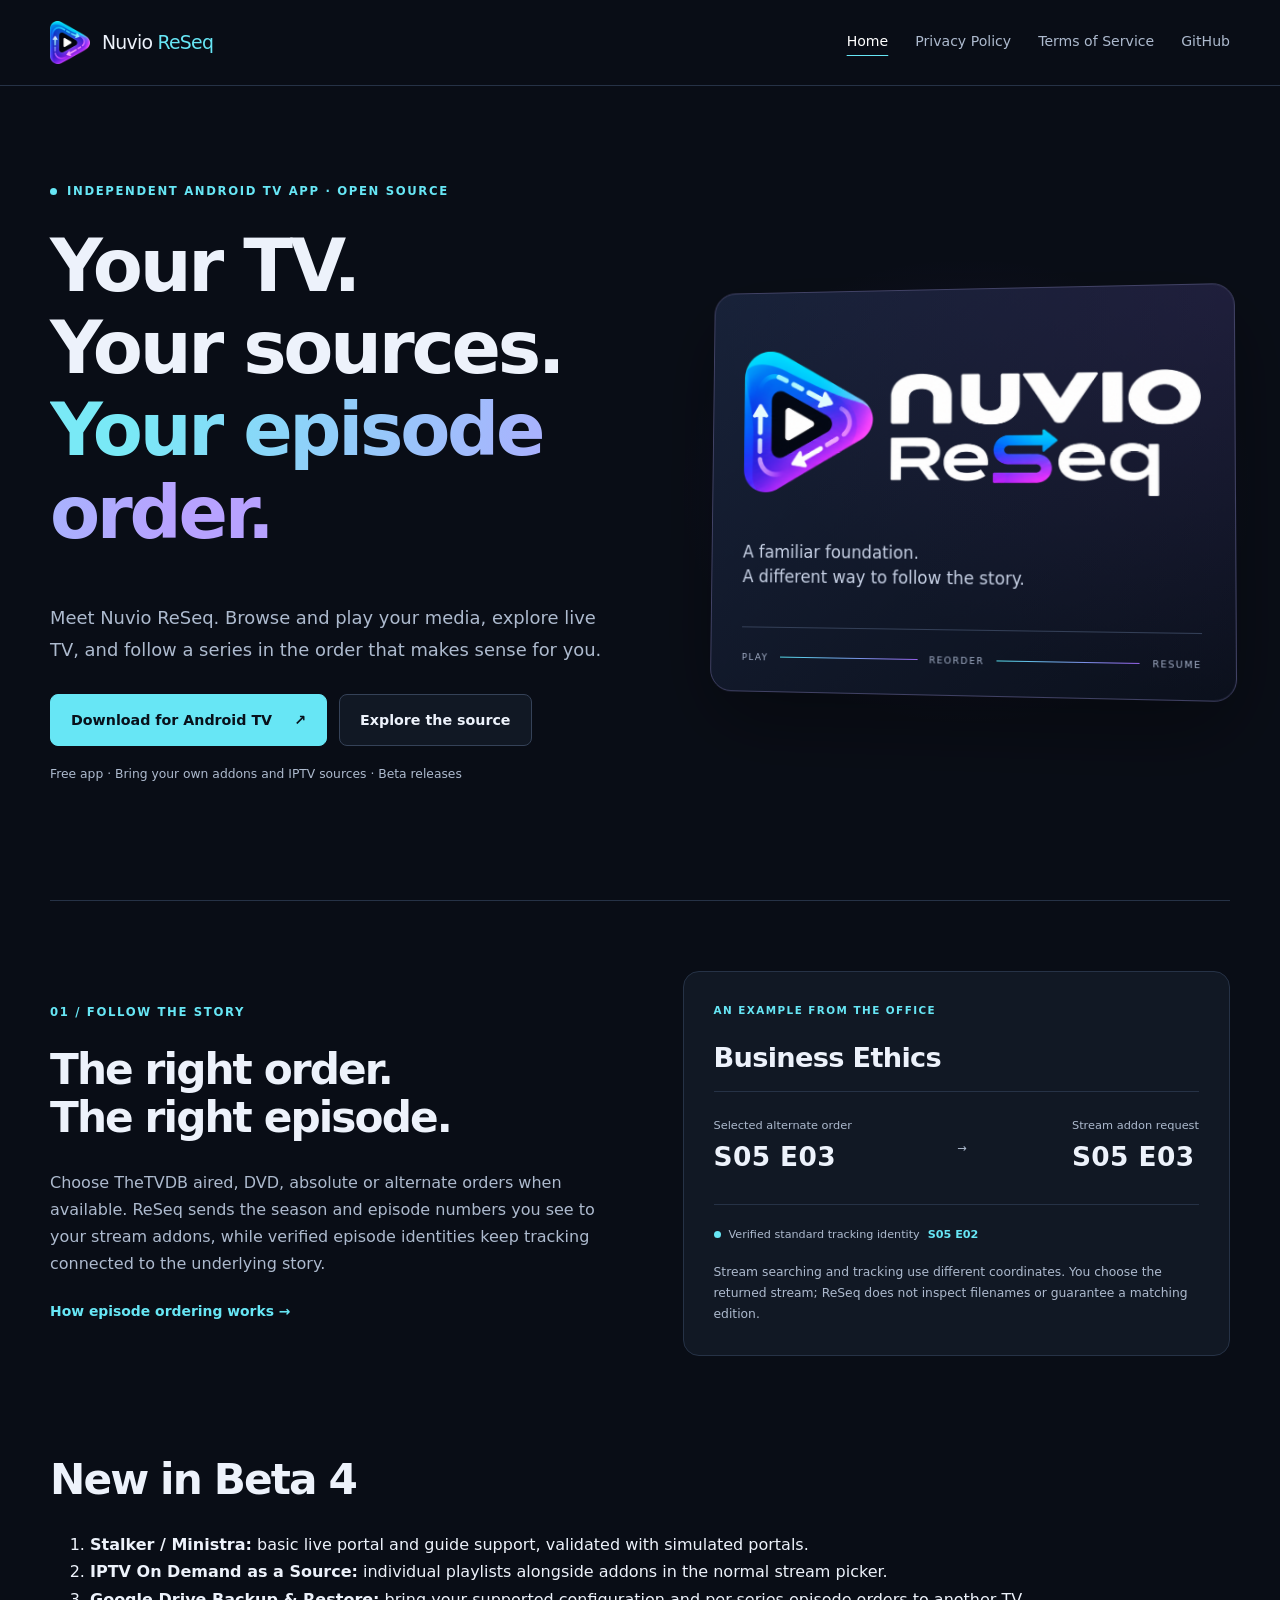
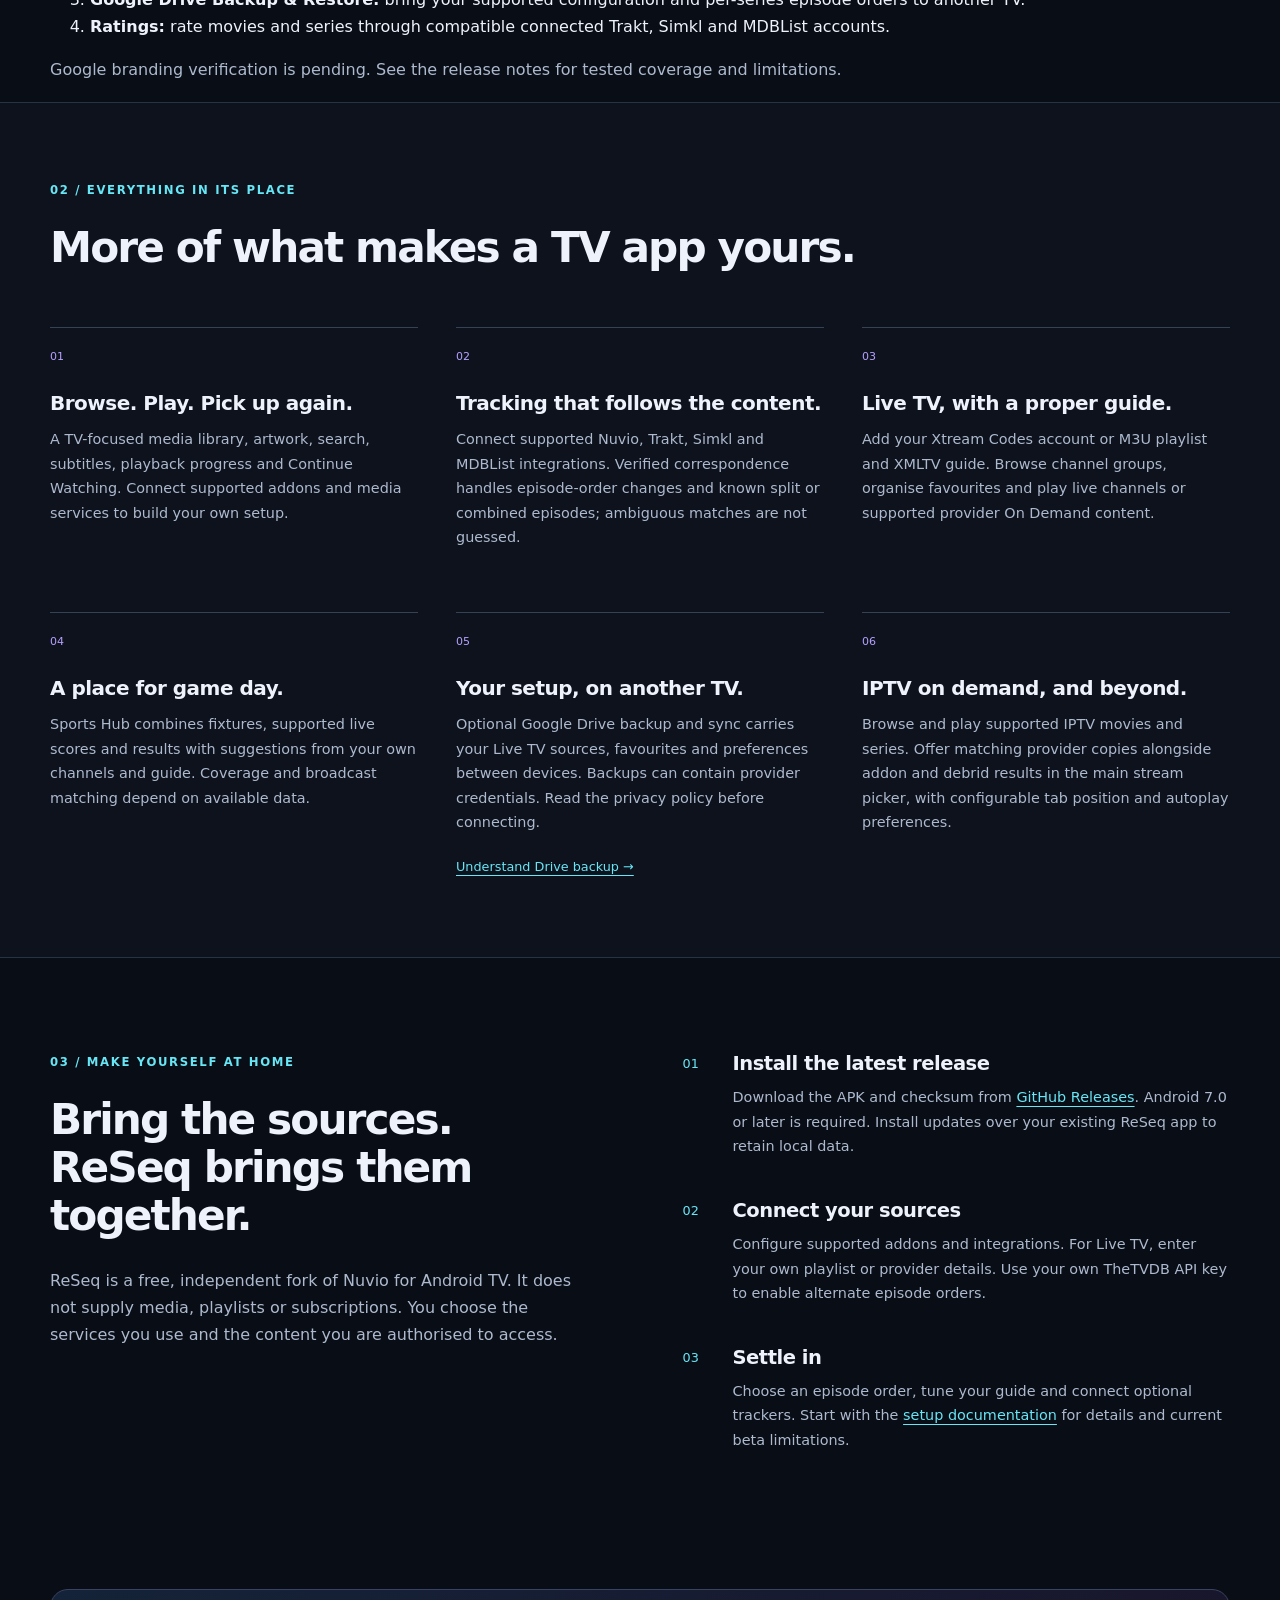
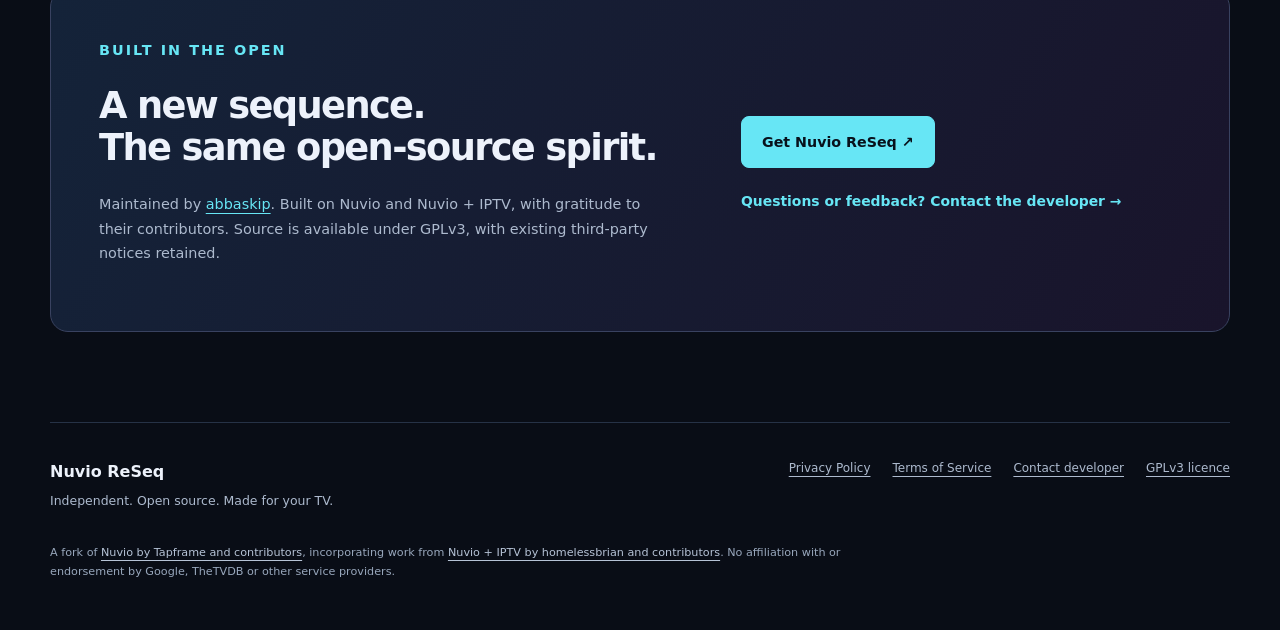
<file: docs/index.html>
<!doctype html>
<html lang="en"><head><meta charset="utf-8"><meta name="viewport" content="width=device-width, initial-scale=1">
<meta name="google-site-verification" content="R_9hOgSvE4jY3-9lySMSr1QCW2t4mqYaMxOKX7l7ts8" />
<title>Your TV. Your sources. Your episode order. · Nuvio ReSeq</title><meta name="description" content="Nuvio ReSeq is an independent open-source Android TV app with TVDB episode ordering, tracking, IPTV, Sports Hub and optional Google Drive backup.">
<meta name="theme-color" content="#090d16"><link rel="canonical" href="https://abbaskip.github.io/Nuvio-ReSeq/">
<meta property="og:title" content="Your TV. Your sources. Your episode order. · Nuvio ReSeq"><meta property="og:description" content="Nuvio ReSeq is an independent open-source Android TV app with TVDB episode ordering, tracking, IPTV, Sports Hub and optional Google Drive backup."><meta property="og:type" content="website"><meta property="og:image" content="https://abbaskip.github.io/Nuvio-ReSeq/assets/logo.png">
<link rel="icon" href="assets/icon.png" type="image/png"><link rel="stylesheet" href="assets/site.css"></head>
<body><a class="skip" href="#main">Skip to content</a><header class="site-header"><div class="shell header-inner"><a class="brand" href="./" aria-label="Nuvio ReSeq home"><img src="assets/icon.png" alt="" width="40" height="40"><span>Nuvio <b>ReSeq</b></span></a><nav aria-label="Main navigation"><a href="./" aria-current="page">Home</a><a href="privacy.html">Privacy Policy</a><a href="terms.html">Terms of Service</a><a href="https://github.com/abbaskip/Nuvio-ReSeq">GitHub</a></nav></div></header>
<main id="main">
<section class="hero shell"><div class="hero-copy"><p class="eyebrow"><span class="status-dot"></span> Independent Android TV app · Open source</p><h1>Your TV.<br>Your sources.<br><span>Your episode order.</span></h1><p class="lede">Meet Nuvio ReSeq. Browse and play your media, explore live TV, and follow a series in the order that makes sense for you.</p><div class="actions"><a class="button primary" href="https://github.com/abbaskip/Nuvio-ReSeq/releases/latest">Download for Android TV <span aria-hidden="true">↗</span></a><a class="button secondary" href="https://github.com/abbaskip/Nuvio-ReSeq">Explore the source</a></div><p class="fine">Free app · Bring your own addons and IPTV sources · Beta releases</p></div><div class="hero-visual"><div class="brand-panel"><img src="assets/logo.png" alt="Nuvio ReSeq" width="754" height="242"><p>A familiar foundation.<br>A different way to follow the story.</p><div class="signal"><span>PLAY</span><i></i><span>REORDER</span><i></i><span>RESUME</span></div></div></div></section>
<section class="shell story" aria-labelledby="order-title"><div><p class="eyebrow">01 / Follow the story</p><h2 id="order-title">The right order.<br>The right episode.</h2><p>Choose TheTVDB aired, DVD, absolute or alternate orders when available. ReSeq sends the season and episode numbers you see to your stream addons, while verified episode identities keep tracking connected to the underlying story.</p><a class="text-link" href="https://github.com/abbaskip/Nuvio-ReSeq#choose-the-episode-order-that-matches-your-sources">How episode ordering works <span aria-hidden="true">→</span></a></div><div class="episode-example"><p class="eyebrow">An example from The Office</p><h3>Business Ethics</h3><div class="episode-row"><span>Selected alternate order<br><strong>S05 E03</strong></span><span aria-hidden="true">→</span><span>Stream addon request<br><strong>S05 E03</strong></span></div><div class="tracking-line"><span class="status-dot"></span> Verified standard tracking identity <b>S05 E02</b></div><p class="fine">Stream searching and tracking use different coordinates. You choose the returned stream; ReSeq does not inspect filenames or guarantee a matching edition.</p></div></section>
<section class="shell"><h2>New in Beta 4</h2><ol><li><strong>Stalker / Ministra:</strong> basic live portal and guide support, validated with simulated portals.</li><li><strong>IPTV On Demand as a Source:</strong> individual playlists alongside addons in the normal stream picker.</li><li><strong>Google Drive Backup &amp; Restore:</strong> bring your supported configuration and per-series episode orders to another TV.</li><li><strong>Ratings:</strong> rate movies and series through compatible connected Trakt, Simkl and MDBList accounts.</li></ol><p>Google branding verification is pending. See the release notes for tested coverage and limitations.</p></section><section class="features-band"><div class="shell"><p class="eyebrow">02 / Everything in its place</p><h2>More of what makes a TV app yours.</h2><div class="features"><article><span class="feature-number">01</span><h3>Browse. Play. Pick up again.</h3><p>A TV-focused media library, artwork, search, subtitles, playback progress and Continue Watching. Connect supported addons and media services to build your own setup.</p></article><article><span class="feature-number">02</span><h3>Tracking that follows the content.</h3><p>Connect supported Nuvio, Trakt, Simkl and MDBList integrations. Verified correspondence handles episode-order changes and known split or combined episodes; ambiguous matches are not guessed.</p></article><article><span class="feature-number">03</span><h3>Live TV, with a proper guide.</h3><p>Add your Xtream Codes account or M3U playlist and XMLTV guide. Browse channel groups, organise favourites and play live channels or supported provider On Demand content.</p></article><article><span class="feature-number">04</span><h3>A place for game day.</h3><p>Sports Hub combines fixtures, supported live scores and results with suggestions from your own channels and guide. Coverage and broadcast matching depend on available data.</p></article><article><span class="feature-number">05</span><h3>Your setup, on another TV.</h3><p>Optional Google Drive backup and sync carries your Live TV sources, favourites and preferences between devices. Backups can contain provider credentials. Read the privacy policy before connecting.</p><a href="privacy.html#google-drive">Understand Drive backup →</a></article><article><span class="feature-number">06</span><h3>IPTV on demand, and beyond.</h3><p>Browse and play supported IPTV movies and series. Offer matching provider copies alongside addon and debrid results in the main stream picker, with configurable tab position and autoplay preferences.</p></article></div></div></section>
<section class="shell getting-started"><div><p class="eyebrow">03 / Make yourself at home</p><h2>Bring the sources.<br>ReSeq brings them together.</h2><p>ReSeq is a free, independent fork of Nuvio for Android TV. It does not supply media, playlists or subscriptions. You choose the services you use and the content you are authorised to access.</p></div><ol class="steps"><li><h3>Install the latest release</h3><p>Download the APK and checksum from <a href="https://github.com/abbaskip/Nuvio-ReSeq/releases/latest">GitHub Releases</a>. Android 7.0 or later is required. Install updates over your existing ReSeq app to retain local data.</p></li><li><h3>Connect your sources</h3><p>Configure supported addons and integrations. For Live TV, enter your own playlist or provider details. Use your own TheTVDB API key to enable alternate episode orders.</p></li><li><h3>Settle in</h3><p>Choose an episode order, tune your guide and connect optional trackers. Start with the <a href="https://github.com/abbaskip/Nuvio-ReSeq#readme">setup documentation</a> for details and current beta limitations.</p></li></ol></section>
<section class="shell closing"><div><p class="eyebrow">Built in the open</p><h2>A new sequence.<br>The same open-source spirit.</h2><p>Maintained by <a href="https://github.com/abbaskip">abbaskip</a>. Built on Nuvio and Nuvio + IPTV, with gratitude to their contributors. Source is available under GPLv3, with existing third-party notices retained.</p></div><div class="actions"><a class="button primary" href="https://github.com/abbaskip/Nuvio-ReSeq/releases/latest">Get Nuvio ReSeq ↗</a><a class="text-link" href="https://github.com/abbaskip/Nuvio-ReSeq/issues">Questions or feedback? Contact the developer →</a></div></section></main><footer class="shell"><div><a class="footer-brand" href="./">Nuvio ReSeq</a><p>Independent. Open source. Made for your TV.</p></div><div class="footer-links"><a href="privacy.html">Privacy Policy</a><a href="terms.html">Terms of Service</a><a href="https://github.com/abbaskip/Nuvio-ReSeq/issues">Contact developer</a><a href="https://github.com/abbaskip/Nuvio-ReSeq/blob/dev/LICENSE">GPLv3 licence</a></div><p class="credits">A fork of <a href="https://github.com/NuvioMedia/NuvioTV">Nuvio by Tapframe and contributors</a>, incorporating work from <a href="https://github.com/homelessbrian/NuvioPlusIPTV">Nuvio + IPTV by homelessbrian and contributors</a>. No affiliation with or endorsement by Google, TheTVDB or other service providers.</p></footer></body></html>
</file>
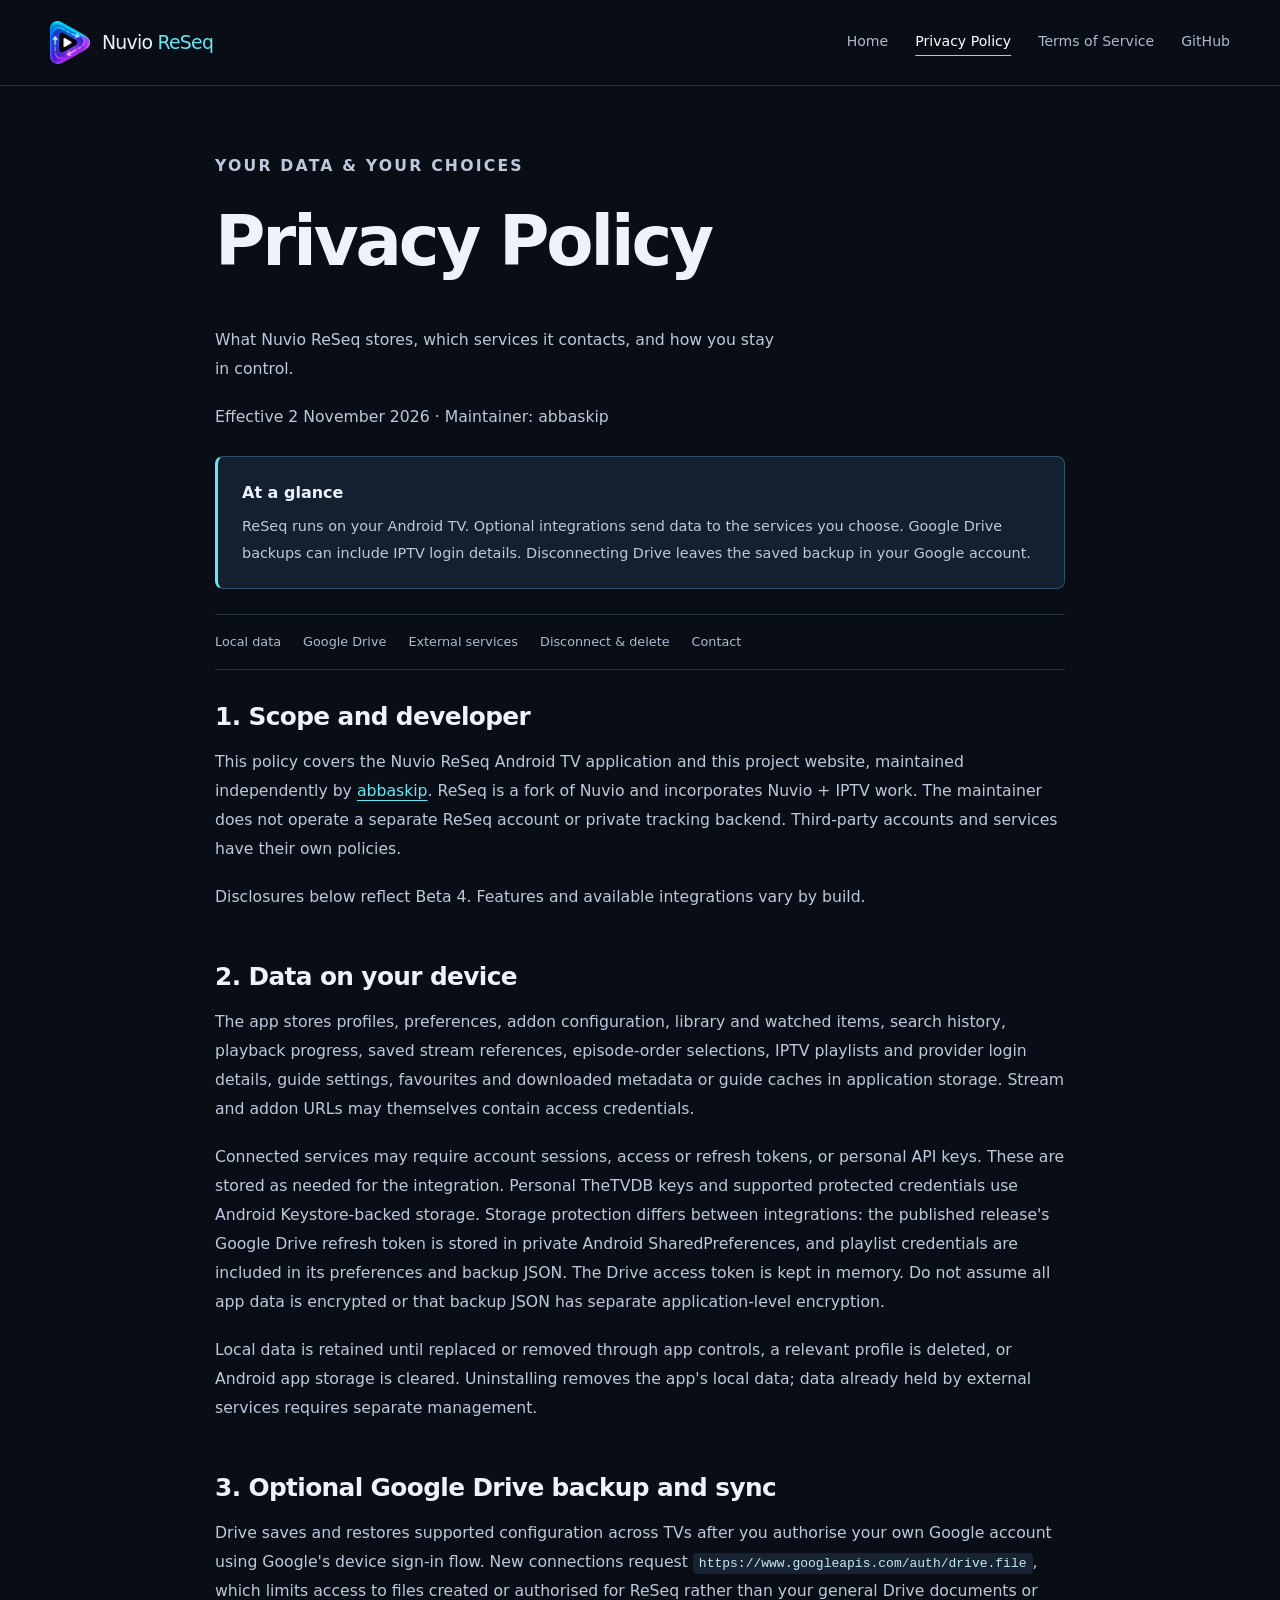
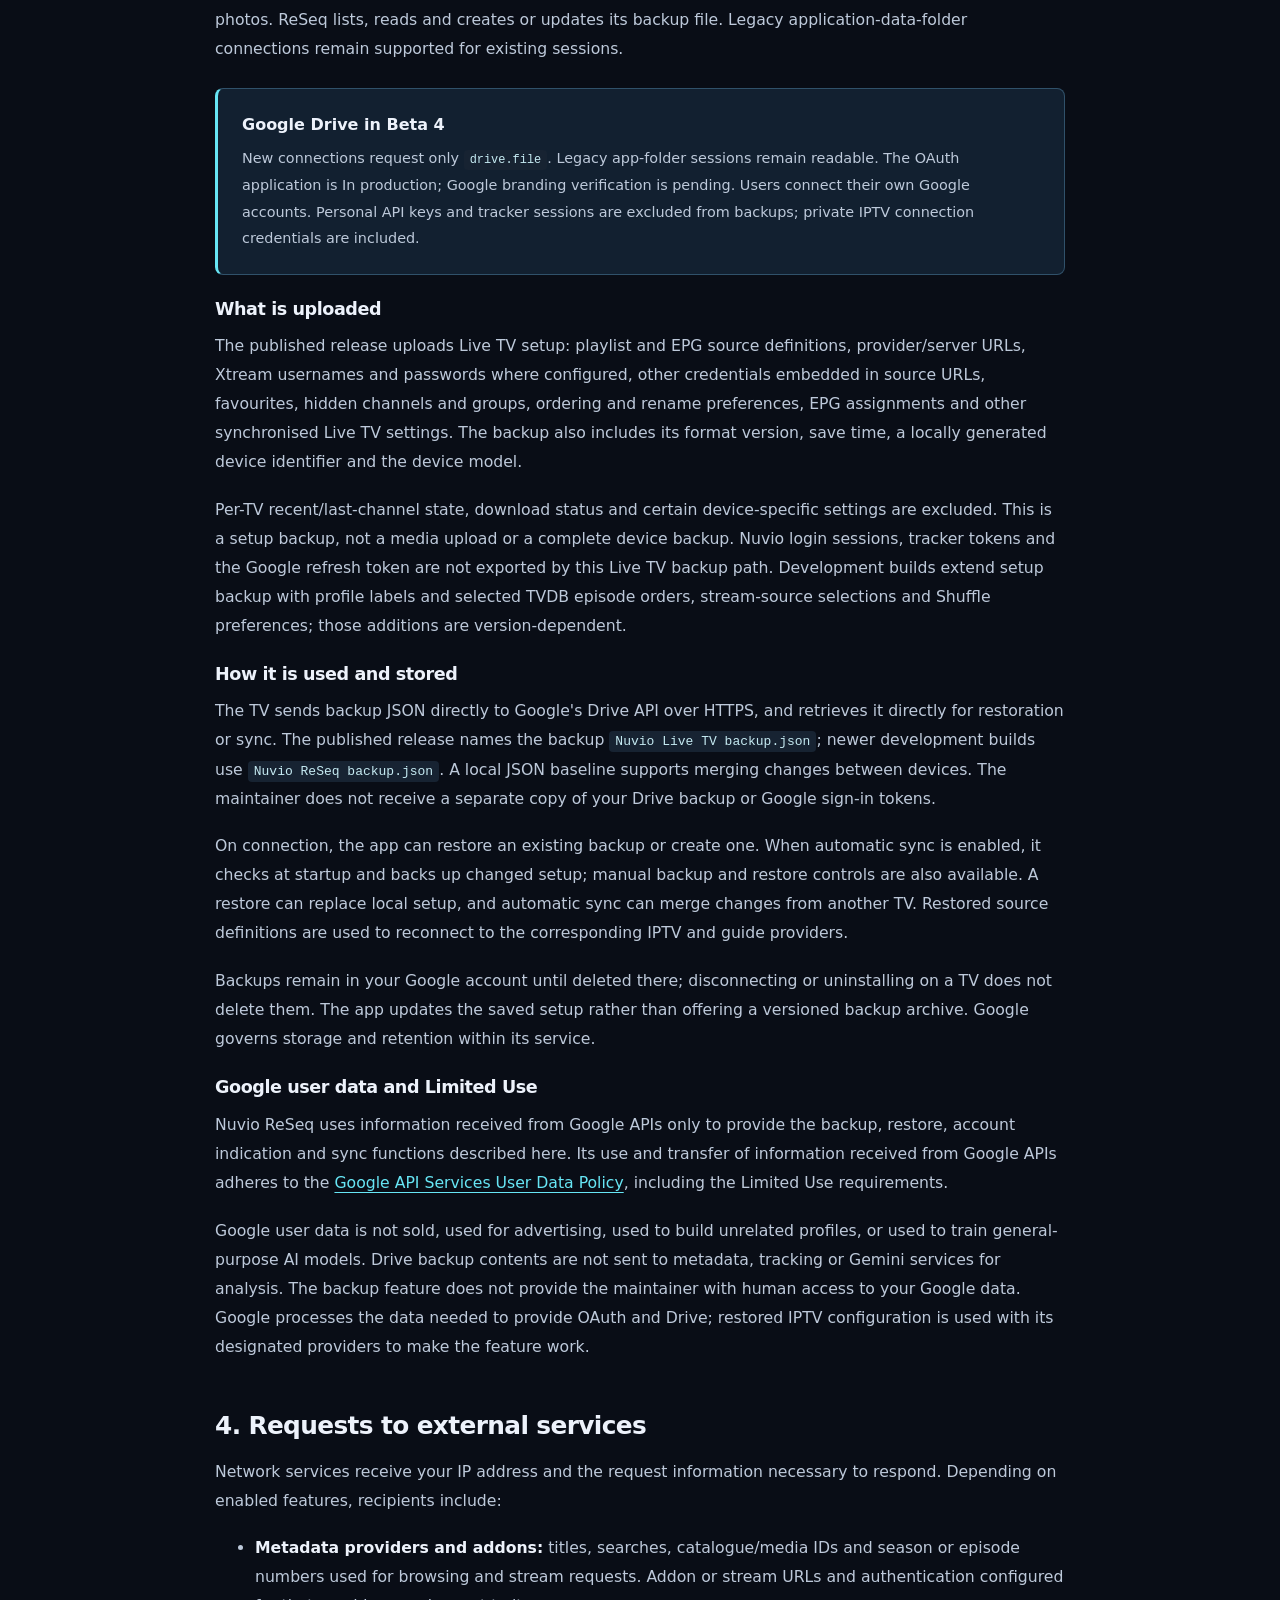
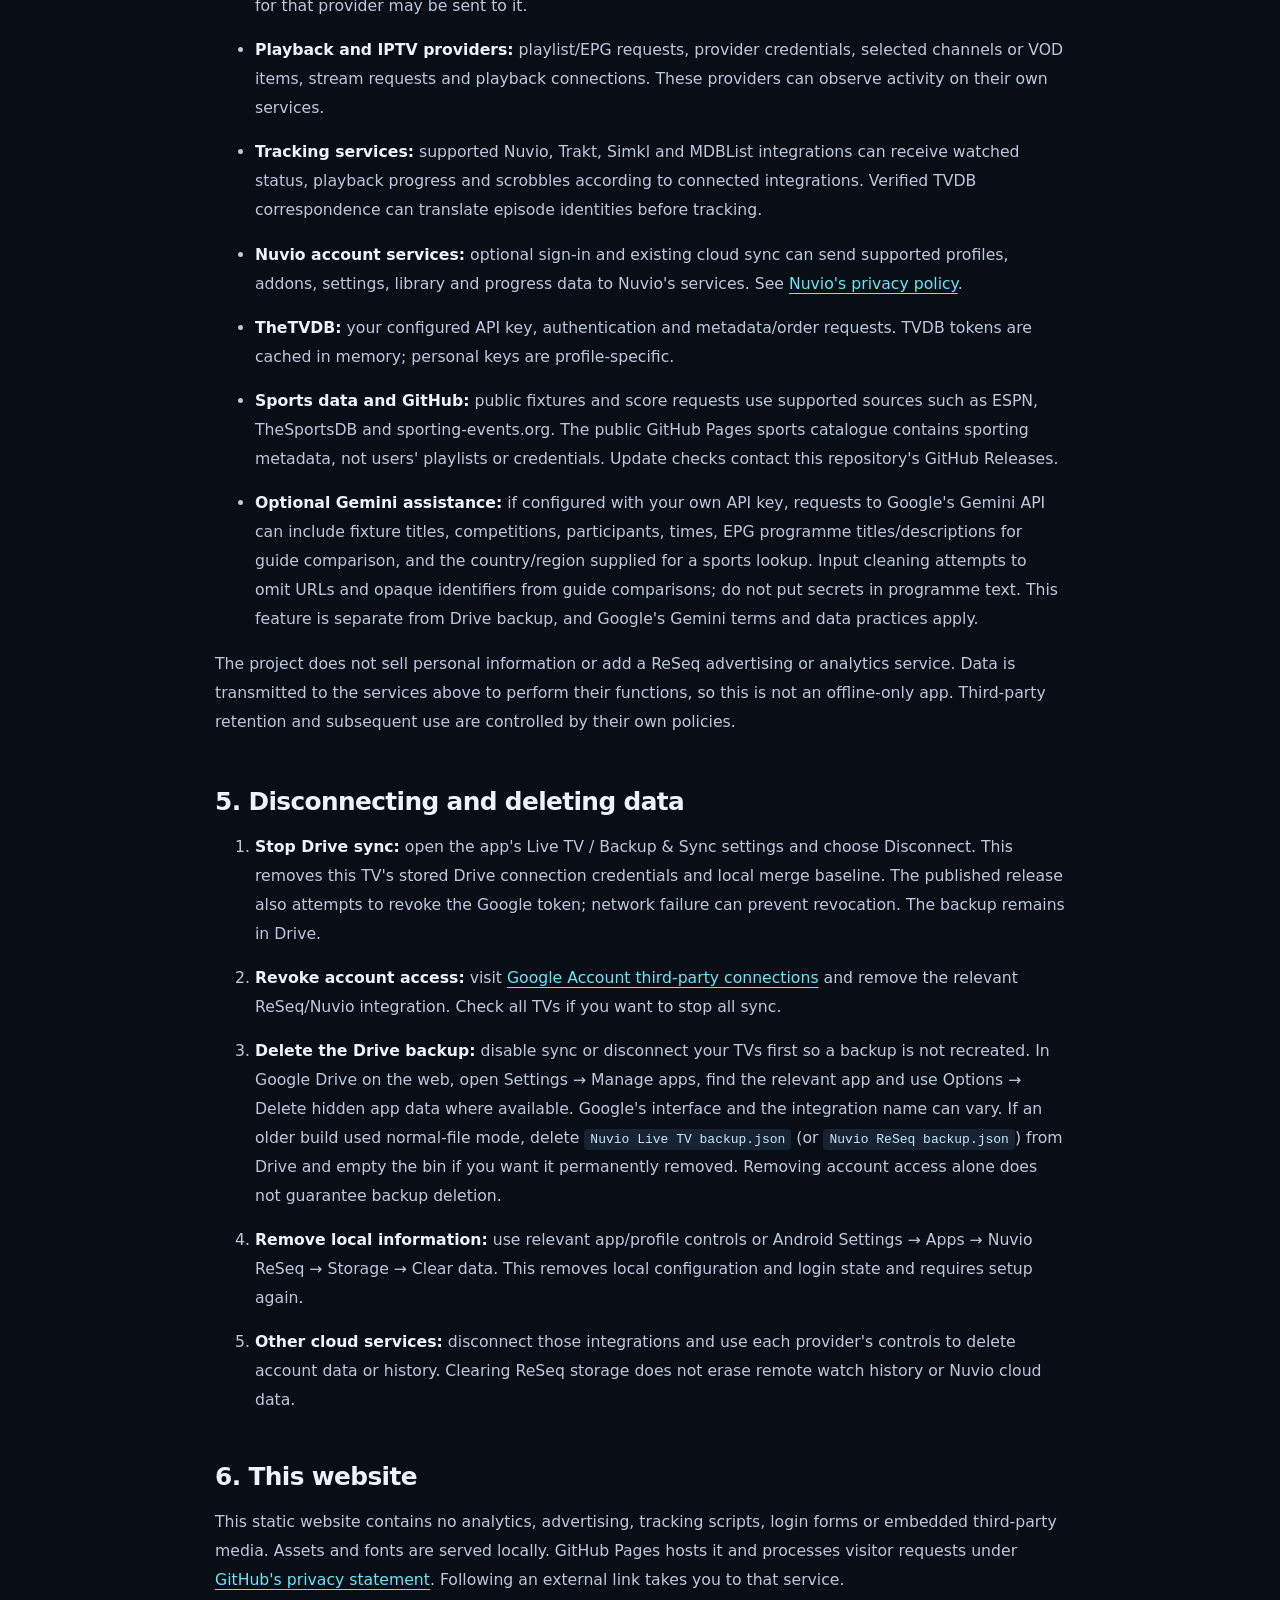
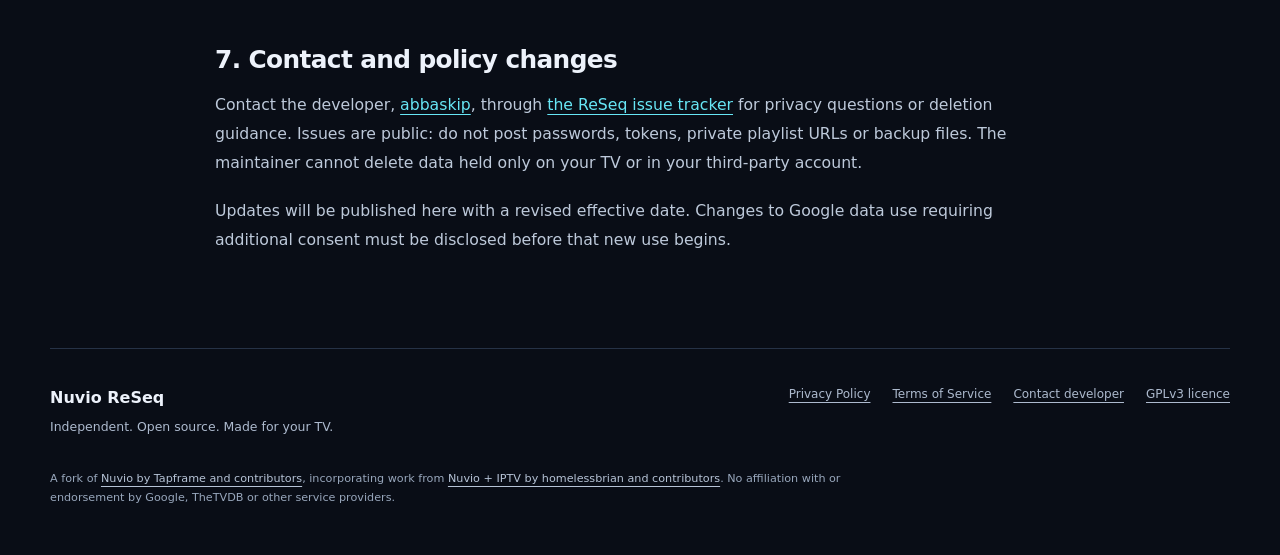
<file: docs/privacy.html>
<!doctype html>
<html lang="en"><head><meta charset="utf-8"><meta name="viewport" content="width=device-width, initial-scale=1">
<title>Privacy Policy · Nuvio ReSeq</title><meta name="description" content="How Nuvio ReSeq handles local data, Google Drive backups, credentials and external services, and how to disconnect and delete data.">
<meta name="theme-color" content="#090d16"><link rel="canonical" href="https://abbaskip.github.io/Nuvio-ReSeq/privacy.html">
<meta property="og:title" content="Privacy Policy · Nuvio ReSeq"><meta property="og:description" content="How Nuvio ReSeq handles local data, Google Drive backups, credentials and external services, and how to disconnect and delete data."><meta property="og:type" content="website"><meta property="og:image" content="https://abbaskip.github.io/Nuvio-ReSeq/assets/logo.png">
<link rel="icon" href="assets/icon.png" type="image/png"><link rel="stylesheet" href="assets/site.css"></head>
<body><a class="skip" href="#main">Skip to content</a><header class="site-header"><div class="shell header-inner"><a class="brand" href="./" aria-label="Nuvio ReSeq home"><img src="assets/icon.png" alt="" width="40" height="40"><span>Nuvio <b>ReSeq</b></span></a><nav aria-label="Main navigation"><a href="./">Home</a><a href="privacy.html" aria-current="page">Privacy Policy</a><a href="terms.html">Terms of Service</a><a href="https://github.com/abbaskip/Nuvio-ReSeq">GitHub</a></nav></div></header>
<main id="main">
<div class="shell legal"><div class="legal-intro"><p class="eyebrow">Your data &amp; your choices</p><h1>Privacy Policy</h1><p class="lede">What Nuvio ReSeq stores, which services it contacts, and how you stay in control.</p><p class="fine">Effective 2 November 2026 · Maintainer: abbaskip</p></div>
<aside class="notice"><strong>At a glance</strong><p>ReSeq runs on your Android TV. Optional integrations send data to the services you choose. Google Drive backups can include IPTV login details. Disconnecting Drive leaves the saved backup in your Google account.</p></aside>
<nav class="contents" aria-label="Privacy policy contents"><a href="#local">Local data</a><a href="#google-drive">Google Drive</a><a href="#services">External services</a><a href="#delete">Disconnect &amp; delete</a><a href="#contact">Contact</a></nav>
<section><h2>1. Scope and developer</h2><p>This policy covers the Nuvio ReSeq Android TV application and this project website, maintained independently by <a href="https://github.com/abbaskip">abbaskip</a>. ReSeq is a fork of Nuvio and incorporates Nuvio + IPTV work. The maintainer does not operate a separate ReSeq account or private tracking backend. Third-party accounts and services have their own policies.</p><p>Disclosures below reflect Beta 4. Features and available integrations vary by build.</p></section>
<section id="local"><h2>2. Data on your device</h2><p>The app stores profiles, preferences, addon configuration, library and watched items, search history, playback progress, saved stream references, episode-order selections, IPTV playlists and provider login details, guide settings, favourites and downloaded metadata or guide caches in application storage. Stream and addon URLs may themselves contain access credentials.</p><p>Connected services may require account sessions, access or refresh tokens, or personal API keys. These are stored as needed for the integration. Personal TheTVDB keys and supported protected credentials use Android Keystore-backed storage. Storage protection differs between integrations: the published release's Google Drive refresh token is stored in private Android SharedPreferences, and playlist credentials are included in its preferences and backup JSON. The Drive access token is kept in memory. Do not assume all app data is encrypted or that backup JSON has separate application-level encryption.</p><p>Local data is retained until replaced or removed through app controls, a relevant profile is deleted, or Android app storage is cleared. Uninstalling removes the app's local data; data already held by external services requires separate management.</p></section>
<section id="google-drive"><h2>3. Optional Google Drive backup and sync</h2><p>Drive saves and restores supported configuration across TVs after you authorise your own Google account using Google's device sign-in flow. New connections request <code>https://www.googleapis.com/auth/drive.file</code>, which limits access to files created or authorised for ReSeq rather than your general Drive documents or photos. ReSeq lists, reads and creates or updates its backup file. Legacy application-data-folder connections remain supported for existing sessions.</p>
<div class="notice"><strong>Google Drive in Beta 4</strong><p>New connections request only <code>drive.file</code>. Legacy app-folder sessions remain readable. The OAuth application is In production; Google branding verification is pending. Users connect their own Google accounts. Personal API keys and tracker sessions are excluded from backups; private IPTV connection credentials are included.</p></div>
<h3>What is uploaded</h3><p>The published release uploads Live TV setup: playlist and EPG source definitions, provider/server URLs, Xtream usernames and passwords where configured, other credentials embedded in source URLs, favourites, hidden channels and groups, ordering and rename preferences, EPG assignments and other synchronised Live TV settings. The backup also includes its format version, save time, a locally generated device identifier and the device model.</p><p>Per-TV recent/last-channel state, download status and certain device-specific settings are excluded. This is a setup backup, not a media upload or a complete device backup. Nuvio login sessions, tracker tokens and the Google refresh token are not exported by this Live TV backup path. Development builds extend setup backup with profile labels and selected TVDB episode orders, stream-source selections and Shuffle preferences; those additions are version-dependent.</p><h3>How it is used and stored</h3><p>The TV sends backup JSON directly to Google's Drive API over HTTPS, and retrieves it directly for restoration or sync. The published release names the backup <code>Nuvio Live TV backup.json</code>; newer development builds use <code>Nuvio ReSeq backup.json</code>. A local JSON baseline supports merging changes between devices. The maintainer does not receive a separate copy of your Drive backup or Google sign-in tokens.</p><p>On connection, the app can restore an existing backup or create one. When automatic sync is enabled, it checks at startup and backs up changed setup; manual backup and restore controls are also available. A restore can replace local setup, and automatic sync can merge changes from another TV. Restored source definitions are used to reconnect to the corresponding IPTV and guide providers.</p><p>Backups remain in your Google account until deleted there; disconnecting or uninstalling on a TV does not delete them. The app updates the saved setup rather than offering a versioned backup archive. Google governs storage and retention within its service.</p><h3>Google user data and Limited Use</h3><p>Nuvio ReSeq uses information received from Google APIs only to provide the backup, restore, account indication and sync functions described here. Its use and transfer of information received from Google APIs adheres to the <a href="https://developers.google.com/terms/api-services-user-data-policy">Google API Services User Data Policy</a>, including the Limited Use requirements.</p><p>Google user data is not sold, used for advertising, used to build unrelated profiles, or used to train general-purpose AI models. Drive backup contents are not sent to metadata, tracking or Gemini services for analysis. The backup feature does not provide the maintainer with human access to your Google data. Google processes the data needed to provide OAuth and Drive; restored IPTV configuration is used with its designated providers to make the feature work.</p></section>
<section id="services"><h2>4. Requests to external services</h2><p>Network services receive your IP address and the request information necessary to respond. Depending on enabled features, recipients include:</p><ul><li><strong>Metadata providers and addons:</strong> titles, searches, catalogue/media IDs and season or episode numbers used for browsing and stream requests. Addon or stream URLs and authentication configured for that provider may be sent to it.</li><li><strong>Playback and IPTV providers:</strong> playlist/EPG requests, provider credentials, selected channels or VOD items, stream requests and playback connections. These providers can observe activity on their own services.</li><li><strong>Tracking services:</strong> supported Nuvio, Trakt, Simkl and MDBList integrations can receive watched status, playback progress and scrobbles according to connected integrations. Verified TVDB correspondence can translate episode identities before tracking.</li><li><strong>Nuvio account services:</strong> optional sign-in and existing cloud sync can send supported profiles, addons, settings, library and progress data to Nuvio's services. See <a href="https://nuvio.tv/privacy-policy">Nuvio's privacy policy</a>.</li><li><strong>TheTVDB:</strong> your configured API key, authentication and metadata/order requests. TVDB tokens are cached in memory; personal keys are profile-specific.</li><li><strong>Sports data and GitHub:</strong> public fixtures and score requests use supported sources such as ESPN, TheSportsDB and sporting-events.org. The public GitHub Pages sports catalogue contains sporting metadata, not users' playlists or credentials. Update checks contact this repository's GitHub Releases.</li><li><strong>Optional Gemini assistance:</strong> if configured with your own API key, requests to Google's Gemini API can include fixture titles, competitions, participants, times, EPG programme titles/descriptions for guide comparison, and the country/region supplied for a sports lookup. Input cleaning attempts to omit URLs and opaque identifiers from guide comparisons; do not put secrets in programme text. This feature is separate from Drive backup, and Google's Gemini terms and data practices apply.</li></ul><p>The project does not sell personal information or add a ReSeq advertising or analytics service. Data is transmitted to the services above to perform their functions, so this is not an offline-only app. Third-party retention and subsequent use are controlled by their own policies.</p></section>
<section id="delete"><h2>5. Disconnecting and deleting data</h2><ol><li><strong>Stop Drive sync:</strong> open the app's Live TV / Backup &amp; Sync settings and choose Disconnect. This removes this TV's stored Drive connection credentials and local merge baseline. The published release also attempts to revoke the Google token; network failure can prevent revocation. The backup remains in Drive.</li><li><strong>Revoke account access:</strong> visit <a href="https://myaccount.google.com/connections">Google Account third-party connections</a> and remove the relevant ReSeq/Nuvio integration. Check all TVs if you want to stop all sync.</li><li><strong>Delete the Drive backup:</strong> disable sync or disconnect your TVs first so a backup is not recreated. In Google Drive on the web, open Settings → Manage apps, find the relevant app and use Options → Delete hidden app data where available. Google's interface and the integration name can vary. If an older build used normal-file mode, delete <code>Nuvio Live TV backup.json</code> (or <code>Nuvio ReSeq backup.json</code>) from Drive and empty the bin if you want it permanently removed. Removing account access alone does not guarantee backup deletion.</li><li><strong>Remove local information:</strong> use relevant app/profile controls or Android Settings → Apps → Nuvio ReSeq → Storage → Clear data. This removes local configuration and login state and requires setup again.</li><li><strong>Other cloud services:</strong> disconnect those integrations and use each provider's controls to delete account data or history. Clearing ReSeq storage does not erase remote watch history or Nuvio cloud data.</li></ol></section>
<section><h2>6. This website</h2><p>This static website contains no analytics, advertising, tracking scripts, login forms or embedded third-party media. Assets and fonts are served locally. GitHub Pages hosts it and processes visitor requests under <a href="https://docs.github.com/en/site-policy/privacy-policies/github-general-privacy-statement">GitHub's privacy statement</a>. Following an external link takes you to that service.</p></section>
<section id="contact"><h2>7. Contact and policy changes</h2><p>Contact the developer, <a href="https://github.com/abbaskip">abbaskip</a>, through <a href="https://github.com/abbaskip/Nuvio-ReSeq/issues">the ReSeq issue tracker</a> for privacy questions or deletion guidance. Issues are public: do not post passwords, tokens, private playlist URLs or backup files. The maintainer cannot delete data held only on your TV or in your third-party account.</p><p>Updates will be published here with a revised effective date. Changes to Google data use requiring additional consent must be disclosed before that new use begins.</p></section></div></main><footer class="shell"><div><a class="footer-brand" href="./">Nuvio ReSeq</a><p>Independent. Open source. Made for your TV.</p></div><div class="footer-links"><a href="privacy.html">Privacy Policy</a><a href="terms.html">Terms of Service</a><a href="https://github.com/abbaskip/Nuvio-ReSeq/issues">Contact developer</a><a href="https://github.com/abbaskip/Nuvio-ReSeq/blob/dev/LICENSE">GPLv3 licence</a></div><p class="credits">A fork of <a href="https://github.com/NuvioMedia/NuvioTV">Nuvio by Tapframe and contributors</a>, incorporating work from <a href="https://github.com/homelessbrian/NuvioPlusIPTV">Nuvio + IPTV by homelessbrian and contributors</a>. No affiliation with or endorsement by Google, TheTVDB or other service providers.</p></footer></body></html>
</file>
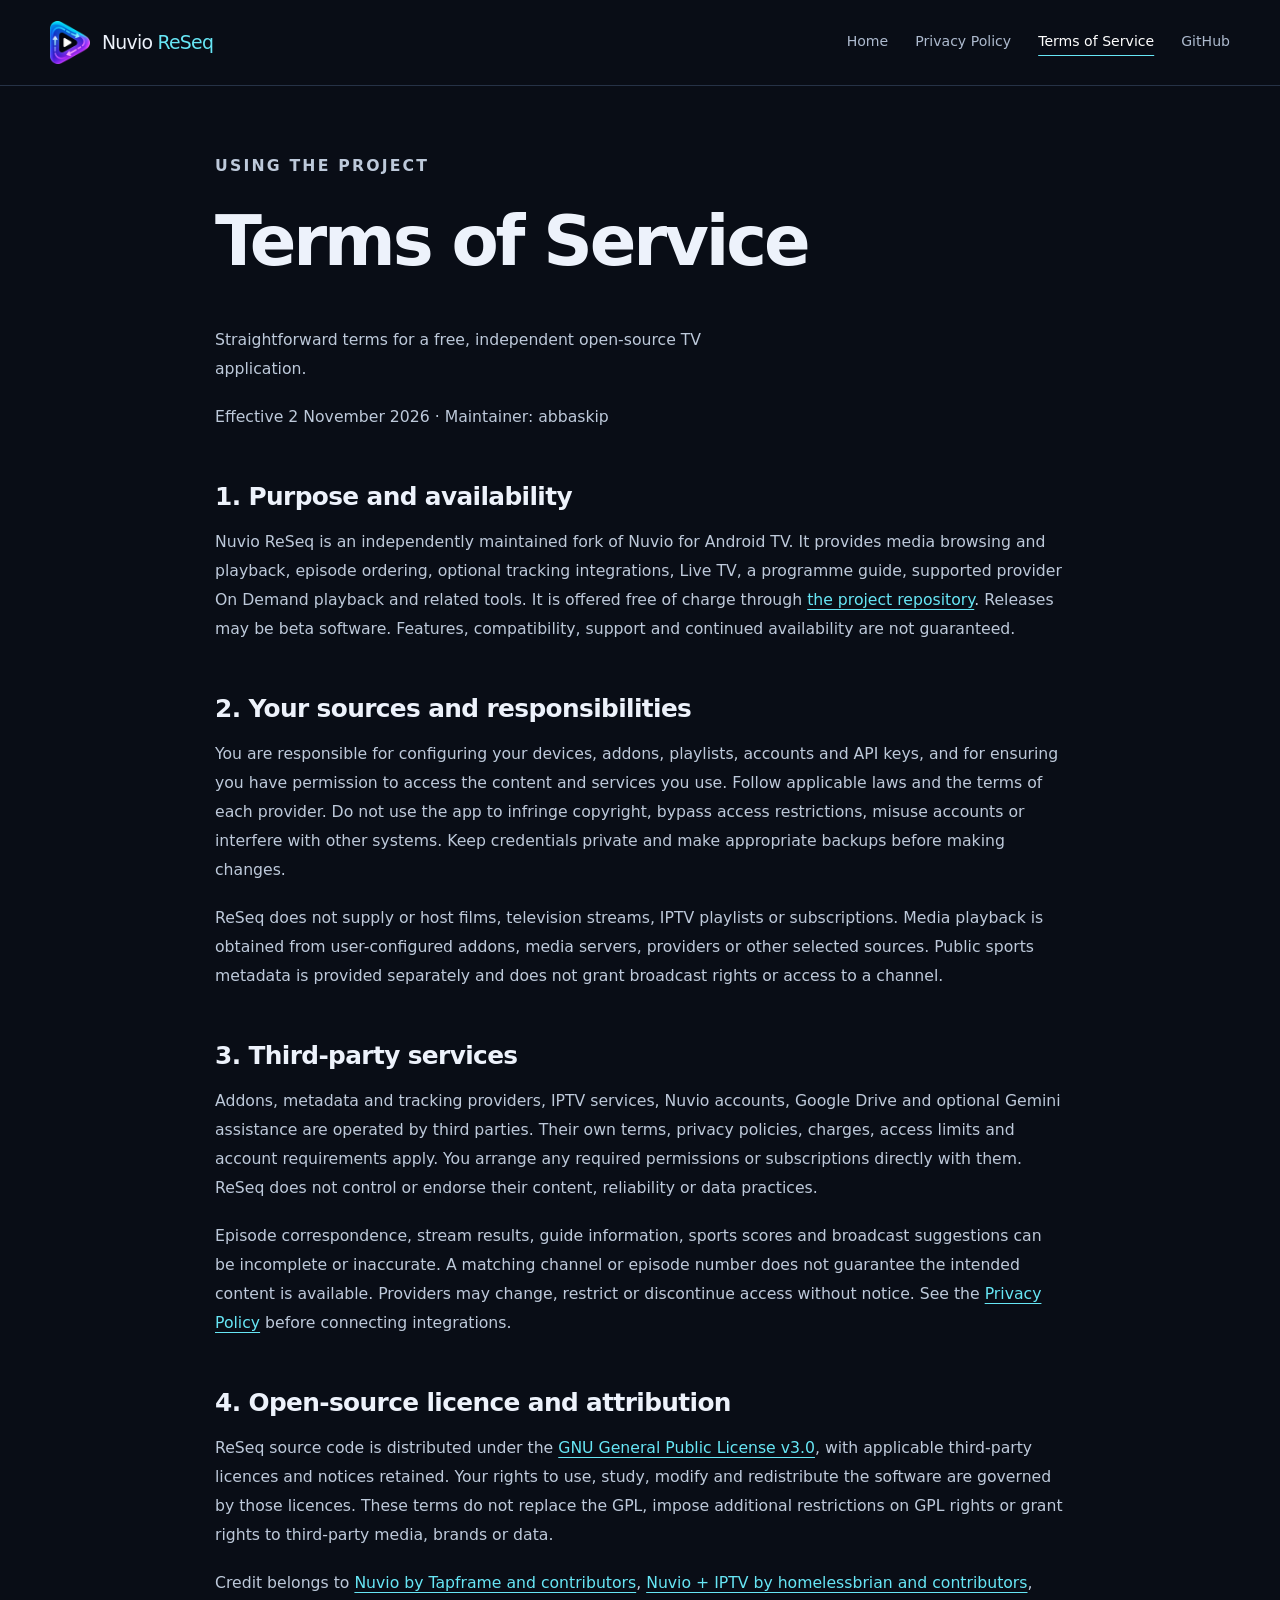
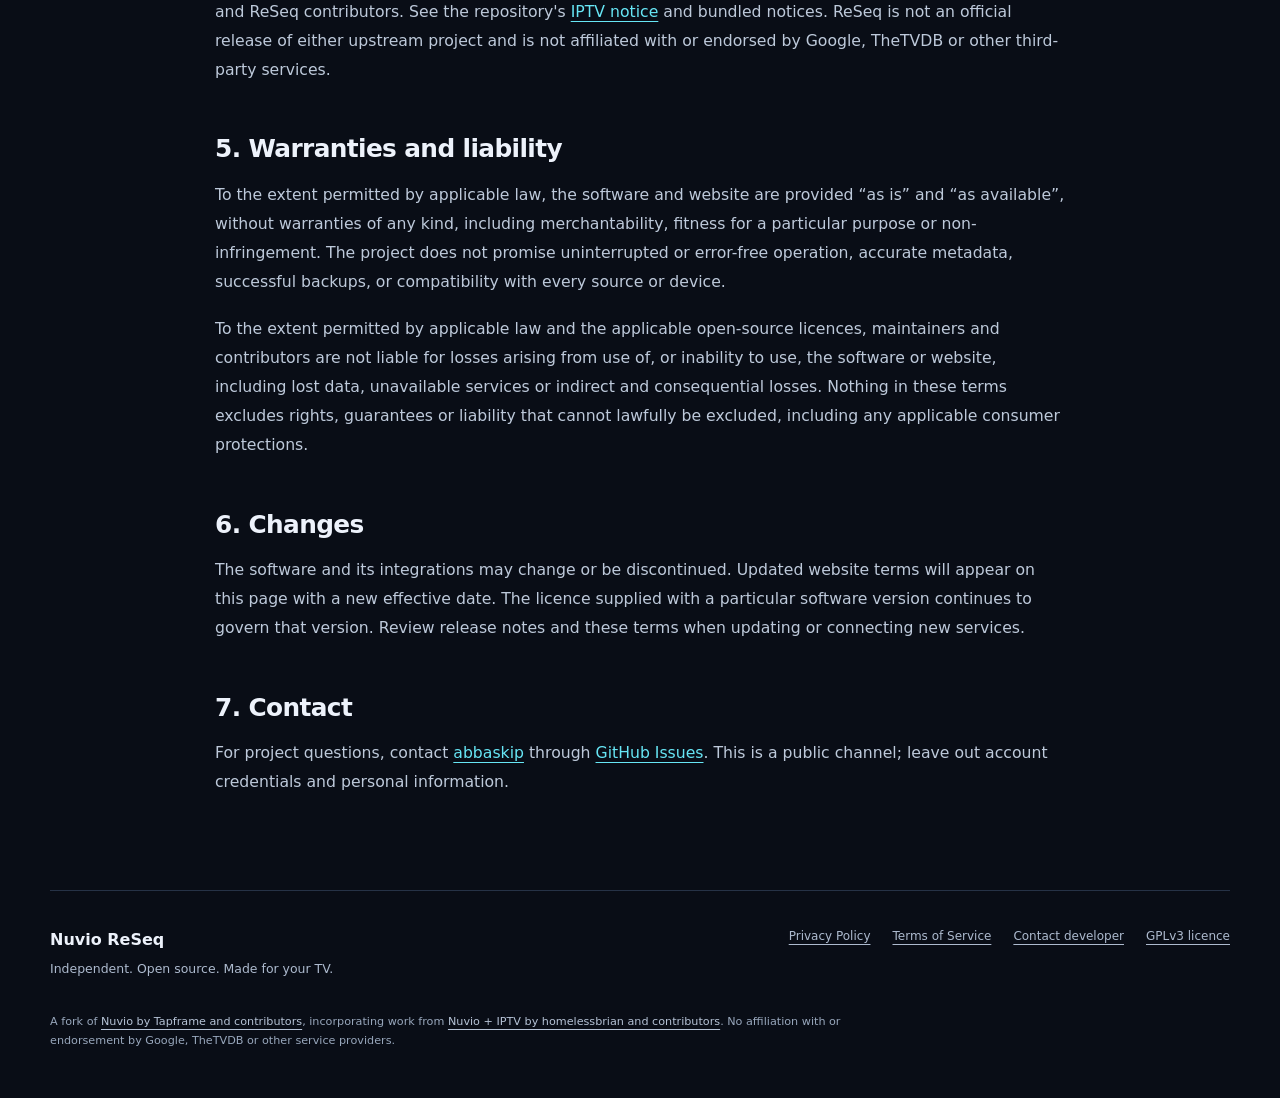
<file: docs/terms.html>
<!doctype html>
<html lang="en"><head><meta charset="utf-8"><meta name="viewport" content="width=device-width, initial-scale=1">
<title>Terms of Service · Nuvio ReSeq</title><meta name="description" content="Terms for the free Nuvio ReSeq Android TV app, third-party sources, GPLv3 licensing and project availability.">
<meta name="theme-color" content="#090d16"><link rel="canonical" href="https://abbaskip.github.io/Nuvio-ReSeq/terms.html">
<meta property="og:title" content="Terms of Service · Nuvio ReSeq"><meta property="og:description" content="Terms for the free Nuvio ReSeq Android TV app, third-party sources, GPLv3 licensing and project availability."><meta property="og:type" content="website"><meta property="og:image" content="https://abbaskip.github.io/Nuvio-ReSeq/assets/logo.png">
<link rel="icon" href="assets/icon.png" type="image/png"><link rel="stylesheet" href="assets/site.css"></head>
<body><a class="skip" href="#main">Skip to content</a><header class="site-header"><div class="shell header-inner"><a class="brand" href="./" aria-label="Nuvio ReSeq home"><img src="assets/icon.png" alt="" width="40" height="40"><span>Nuvio <b>ReSeq</b></span></a><nav aria-label="Main navigation"><a href="./">Home</a><a href="privacy.html">Privacy Policy</a><a href="terms.html" aria-current="page">Terms of Service</a><a href="https://github.com/abbaskip/Nuvio-ReSeq">GitHub</a></nav></div></header>
<main id="main"><div class="shell legal"><div class="legal-intro"><p class="eyebrow">Using the project</p><h1>Terms of Service</h1><p class="lede">Straightforward terms for a free, independent open-source TV application.</p><p class="fine">Effective 2 November 2026 · Maintainer: abbaskip</p></div>
<section><h2>1. Purpose and availability</h2><p>Nuvio ReSeq is an independently maintained fork of Nuvio for Android TV. It provides media browsing and playback, episode ordering, optional tracking integrations, Live TV, a programme guide, supported provider On Demand playback and related tools. It is offered free of charge through <a href="https://github.com/abbaskip/Nuvio-ReSeq">the project repository</a>. Releases may be beta software. Features, compatibility, support and continued availability are not guaranteed.</p></section>
<section><h2>2. Your sources and responsibilities</h2><p>You are responsible for configuring your devices, addons, playlists, accounts and API keys, and for ensuring you have permission to access the content and services you use. Follow applicable laws and the terms of each provider. Do not use the app to infringe copyright, bypass access restrictions, misuse accounts or interfere with other systems. Keep credentials private and make appropriate backups before making changes.</p><p>ReSeq does not supply or host films, television streams, IPTV playlists or subscriptions. Media playback is obtained from user-configured addons, media servers, providers or other selected sources. Public sports metadata is provided separately and does not grant broadcast rights or access to a channel.</p></section>
<section><h2>3. Third-party services</h2><p>Addons, metadata and tracking providers, IPTV services, Nuvio accounts, Google Drive and optional Gemini assistance are operated by third parties. Their own terms, privacy policies, charges, access limits and account requirements apply. You arrange any required permissions or subscriptions directly with them. ReSeq does not control or endorse their content, reliability or data practices.</p><p>Episode correspondence, stream results, guide information, sports scores and broadcast suggestions can be incomplete or inaccurate. A matching channel or episode number does not guarantee the intended content is available. Providers may change, restrict or discontinue access without notice. See the <a href="privacy.html">Privacy Policy</a> before connecting integrations.</p></section>
<section><h2>4. Open-source licence and attribution</h2><p>ReSeq source code is distributed under the <a href="https://github.com/abbaskip/Nuvio-ReSeq/blob/dev/LICENSE">GNU General Public License v3.0</a>, with applicable third-party licences and notices retained. Your rights to use, study, modify and redistribute the software are governed by those licences. These terms do not replace the GPL, impose additional restrictions on GPL rights or grant rights to third-party media, brands or data.</p><p>Credit belongs to <a href="https://github.com/NuvioMedia/NuvioTV">Nuvio by Tapframe and contributors</a>, <a href="https://github.com/homelessbrian/NuvioPlusIPTV">Nuvio + IPTV by homelessbrian and contributors</a>, and ReSeq contributors. See the repository's <a href="https://github.com/abbaskip/Nuvio-ReSeq/blob/dev/NOTICE-IPTV.md">IPTV notice</a> and bundled notices. ReSeq is not an official release of either upstream project and is not affiliated with or endorsed by Google, TheTVDB or other third-party services.</p></section>
<section><h2>5. Warranties and liability</h2><p>To the extent permitted by applicable law, the software and website are provided “as is” and “as available”, without warranties of any kind, including merchantability, fitness for a particular purpose or non-infringement. The project does not promise uninterrupted or error-free operation, accurate metadata, successful backups, or compatibility with every source or device.</p><p>To the extent permitted by applicable law and the applicable open-source licences, maintainers and contributors are not liable for losses arising from use of, or inability to use, the software or website, including lost data, unavailable services or indirect and consequential losses. Nothing in these terms excludes rights, guarantees or liability that cannot lawfully be excluded, including any applicable consumer protections.</p></section>
<section><h2>6. Changes</h2><p>The software and its integrations may change or be discontinued. Updated website terms will appear on this page with a new effective date. The licence supplied with a particular software version continues to govern that version. Review release notes and these terms when updating or connecting new services.</p></section>
<section><h2>7. Contact</h2><p>For project questions, contact <a href="https://github.com/abbaskip">abbaskip</a> through <a href="https://github.com/abbaskip/Nuvio-ReSeq/issues">GitHub Issues</a>. This is a public channel; leave out account credentials and personal information.</p></section></div></main><footer class="shell"><div><a class="footer-brand" href="./">Nuvio ReSeq</a><p>Independent. Open source. Made for your TV.</p></div><div class="footer-links"><a href="privacy.html">Privacy Policy</a><a href="terms.html">Terms of Service</a><a href="https://github.com/abbaskip/Nuvio-ReSeq/issues">Contact developer</a><a href="https://github.com/abbaskip/Nuvio-ReSeq/blob/dev/LICENSE">GPLv3 licence</a></div><p class="credits">A fork of <a href="https://github.com/NuvioMedia/NuvioTV">Nuvio by Tapframe and contributors</a>, incorporating work from <a href="https://github.com/homelessbrian/NuvioPlusIPTV">Nuvio + IPTV by homelessbrian and contributors</a>. No affiliation with or endorsement by Google, TheTVDB or other service providers.</p></footer></body></html>
</file>
<file: docs/assets/site.css>
:root{color-scheme:dark;--bg:#090d16;--panel:#111824;--line:#263246;--text:#edf2fb;--muted:#adbace;--cyan:#67e6f5;--purple:#b5a0ff;font-family:Inter,ui-sans-serif,system-ui,-apple-system,BlinkMacSystemFont,"Segoe UI",sans-serif;font-size:16px}*{box-sizing:border-box}html{scroll-behavior:smooth;scroll-padding-top:30px}body{margin:0;background:var(--bg);color:var(--text);line-height:1.7}a{color:var(--cyan);text-underline-offset:4px}a:hover{color:#fff}a:focus-visible{outline:3px solid var(--cyan);outline-offset:6px;border-radius:3px}img{max-width:100%;height:auto}p{color:var(--muted);margin:0 0 1.2em}h1,h2,h3{line-height:1.13;letter-spacing:-.045em;margin:0 0 .65em}h1{font-size:clamp(3rem,5.7vw,5.3rem);font-weight:720}h2{font-size:clamp(2rem,3.3vw,3.1rem)}h3{font-size:1.22rem;letter-spacing:-.025em}.shell{width:min(1180px,calc(100% - 64px));margin-inline:auto}.site-header{border-bottom:1px solid var(--line)}.header-inner{display:flex;align-items:center;justify-content:space-between;gap:24px;padding-block:21px}.brand{display:flex;align-items:center;gap:12px;color:var(--text);text-decoration:none;font-size:1.18rem;letter-spacing:-.04em;white-space:nowrap}.brand b{font-weight:500;color:var(--cyan)}nav{display:flex;gap:27px;align-items:center}nav a{font-size:.88rem;color:var(--muted);text-decoration:none}nav a[aria-current]{color:#fff;text-decoration:underline;text-decoration-color:var(--cyan);text-underline-offset:9px}.skip{position:absolute;top:-100px;left:20px;background:var(--bg);padding:10px;z-index:9}.skip:focus{top:10px}.hero{display:grid;grid-template-columns:1.15fr 1fr;gap:50px;align-items:center;padding-block:96px 100px}.eyebrow{color:var(--cyan);font-size:.73rem;font-weight:650;letter-spacing:.14em;text-transform:uppercase;display:flex;align-items:center;gap:10px;margin-bottom:23px}.status-dot{display:inline-block;width:7px;height:7px;background:var(--cyan);border-radius:50%;flex-shrink:0}.hero h1 span{background:linear-gradient(105deg,#79e9f6 12%,#b7a2ff 85%);background-clip:text;-webkit-background-clip:text;color:transparent}.lede{font-size:1.12rem;line-height:1.8;max-width:560px}.actions{display:flex;flex-wrap:wrap;align-items:center;gap:12px;margin-block:28px 18px}.button{display:inline-flex;align-items:center;justify-content:center;gap:22px;padding:13px 20px;border-radius:8px;font-weight:650;font-size:.89rem;text-decoration:none}.primary{background:var(--cyan);color:#08111b;border:1px solid var(--cyan)}.primary:hover{background:#b4f7ff;color:#08111b}.secondary{color:var(--text);border:1px solid #354258;background:#111824}.fine{font-size:.77rem;line-height:1.7}.hero-visual{position:relative;isolation:isolate}.hero-visual:before{content:"";position:absolute;inset:-50px;background:radial-gradient(ellipse,#5e30c52b,transparent 65%);z-index:-1}.brand-panel{padding:60px 32px 26px;border:1px solid #414265;border-radius:22px;background:radial-gradient(ellipse at top right,#51337a35,transparent 70%),linear-gradient(145deg,#182239,#0b101c);box-shadow:0 30px 80px #0005;transform:perspective(1000px) rotateY(-6deg) rotateX(2deg)}.brand-panel>img{width:100%;display:block;margin-bottom:45px}.brand-panel>p{font-size:1.05rem;line-height:1.5;color:#c7d1e5}.signal{display:flex;align-items:center;gap:12px;border-top:1px solid #344058;padding-top:22px;margin-top:38px;color:#a2aec6;font-size:.58rem;letter-spacing:.15em}.signal i{height:1px;flex:1;background:linear-gradient(90deg,#55dcea,#9462e8)}.story{display:grid;grid-template-columns:1fr 1fr;gap:85px;align-items:center;padding-block:70px 100px;border-top:1px solid var(--line)}.text-link{font-size:.87rem;font-weight:600;text-decoration:none}.episode-example{border:1px solid var(--line);border-radius:16px;padding:30px;background:var(--panel)}.episode-example .eyebrow{font-size:.65rem}.episode-example h3{font-size:1.7rem}.episode-row{display:flex;align-items:center;justify-content:space-between;gap:20px;border-block:1px solid var(--line);padding:24px 0;margin-bottom:20px}.episode-row span{font-size:.71rem;color:var(--muted)}.episode-row strong{display:block;font-size:1.65rem;letter-spacing:.015em;color:var(--text);font-variant-numeric:tabular-nums}.tracking-line{display:flex;align-items:center;flex-wrap:wrap;gap:8px;font-size:.7rem;margin-bottom:18px;color:var(--muted)}.tracking-line b{color:var(--cyan)}.episode-example .fine{margin-bottom:0}.features-band{border-block:1px solid var(--line);background:#0d121d;padding-block:78px}.features{display:grid;grid-template-columns:repeat(3,1fr);gap:45px 38px;margin-top:55px}.features article{border-top:1px solid #344157;padding-top:20px}.feature-number{font-size:.69rem;color:var(--purple);display:block;margin-bottom:25px}.features h3{font-size:1.25rem}.features p{font-size:.9rem}.features a{font-size:.8rem}.getting-started{display:grid;grid-template-columns:1fr 1fr;gap:85px;padding-block:95px}.steps{list-style:none;counter-reset:step;padding:0;margin:0}.steps li{counter-increment:step;position:relative;padding:0 0 24px 50px}.steps li:before{content:counter(step,decimal-leading-zero);position:absolute;left:0;top:0;color:var(--cyan);font-size:.8rem}.steps h3{margin-bottom:10px}.steps p{font-size:.9rem}.closing{display:grid;grid-template-columns:1.3fr 1fr;gap:70px;padding:48px;border:1px solid #394260;border-radius:18px;margin-bottom:90px;background:linear-gradient(120deg,#142339,#19142b)}.closing h2{font-size:2.3rem}.closing p{font-size:.9rem}.closing .actions{align-content:center;justify-content:flex-start}.closing .text-link{margin-top:10px}footer{border-top:1px solid var(--line);padding-block:35px;display:grid;grid-template-columns:1fr 1fr;gap:12px}.footer-brand{color:var(--text);font-weight:650;text-decoration:none}footer p{font-size:.78rem;margin-top:5px}.footer-links{display:flex;justify-content:flex-end;flex-wrap:wrap;gap:12px 22px;font-size:.75rem;align-content:flex-start}.footer-links a{color:var(--muted)}.credits{grid-column:1/-1;max-width:850px;font-size:.7rem;color:#98a7bc}.credits a{color:#b6c3d6}.legal{max-width:850px;padding-block:65px 75px}.legal-intro h1{font-size:clamp(2.6rem,6vw,4.3rem)}.legal section{padding-top:33px;scroll-margin-top:25px}.legal section h2{font-size:1.55rem;letter-spacing:-.025em}.legal h3{font-size:1.1rem;margin-top:25px}.legal p,.legal li{font-size:.98rem;line-height:1.85;color:#bdc9da}.legal li{margin-bottom:15px}.legal strong{color:var(--text)}.legal code{font-size:.83em;color:#c5eaf2;background:#172332;padding:3px 6px;border-radius:4px;overflow-wrap:anywhere}.notice{background:#122030;border:1px solid #30516a;border-left:3px solid var(--cyan);border-radius:8px;padding:22px 24px;margin-block:25px}.notice p{font-size:.9rem;margin:7px 0 0}.contents{flex-wrap:wrap;gap:8px 22px;border-block:1px solid var(--line);padding-block:16px}.contents a{font-size:.8rem}::selection{background:#23667c;color:#fff}@media(max-width:900px){.hero{gap:28px}.brand-panel{padding:40px 22px 24px}.hero h1{font-size:3.7rem}.story,.getting-started{gap:40px}.features{grid-template-columns:repeat(2,1fr)}.closing{gap:35px}.header-inner{flex-wrap:wrap}.footer-links{gap:10px 16px}}@media(max-width:640px){.shell{width:calc(100% - 36px)}.header-inner{gap:18px;padding-block:15px}nav{width:100%;justify-content:space-between;gap:10px}nav a{font-size:.74rem;padding-block:5px}.hero{grid-template-columns:1fr;padding-block:48px 55px;gap:40px}.hero h1{font-size:clamp(2.9rem,11vw,4rem)}.hero .eyebrow{font-size:.61rem;letter-spacing:.1em}.hero .lede{font-size:1rem}.brand-panel{max-width:460px;margin:auto;transform:none;padding:32px 28px 22px}.brand-panel>img{margin-bottom:25px}.brand-panel>p{font-size:.9rem}.signal{margin-top:22px}.hero-visual:before{inset:0}.story,.getting-started,.closing{grid-template-columns:1fr;gap:30px}.story{padding-block:50px}.episode-example{padding:23px}.features-band{padding-block:50px}.features{grid-template-columns:1fr;gap:23px;margin-top:32px}.feature-number{margin-bottom:14px}.features p{margin-bottom:6px}.getting-started{padding-block:55px}.closing{width:calc(100% - 36px);padding:28px 24px;margin-bottom:55px}.closing h2{font-size:2rem}.closing .actions{margin:0}footer{grid-template-columns:1fr;gap:14px}.footer-links{justify-content:flex-start}.legal{padding-block:40px}.legal p,.legal li{font-size:.94rem}.notice{padding:18px}.legal ol,.legal ul{padding-left:23px}.contents{justify-content:flex-start;gap:8px 18px}}@media(prefers-reduced-motion:reduce){html{scroll-behavior:auto}}@media print{body{background:#fff;color:#111}.site-header,footer,.skip,.contents{display:none}.legal{width:100%;padding:0}.legal p,.legal li,p{color:#222}a{color:#111}.notice{background:transparent;border-color:#555}.legal code{color:#111;background:#eee}.eyebrow{color:#222}}
</file>
